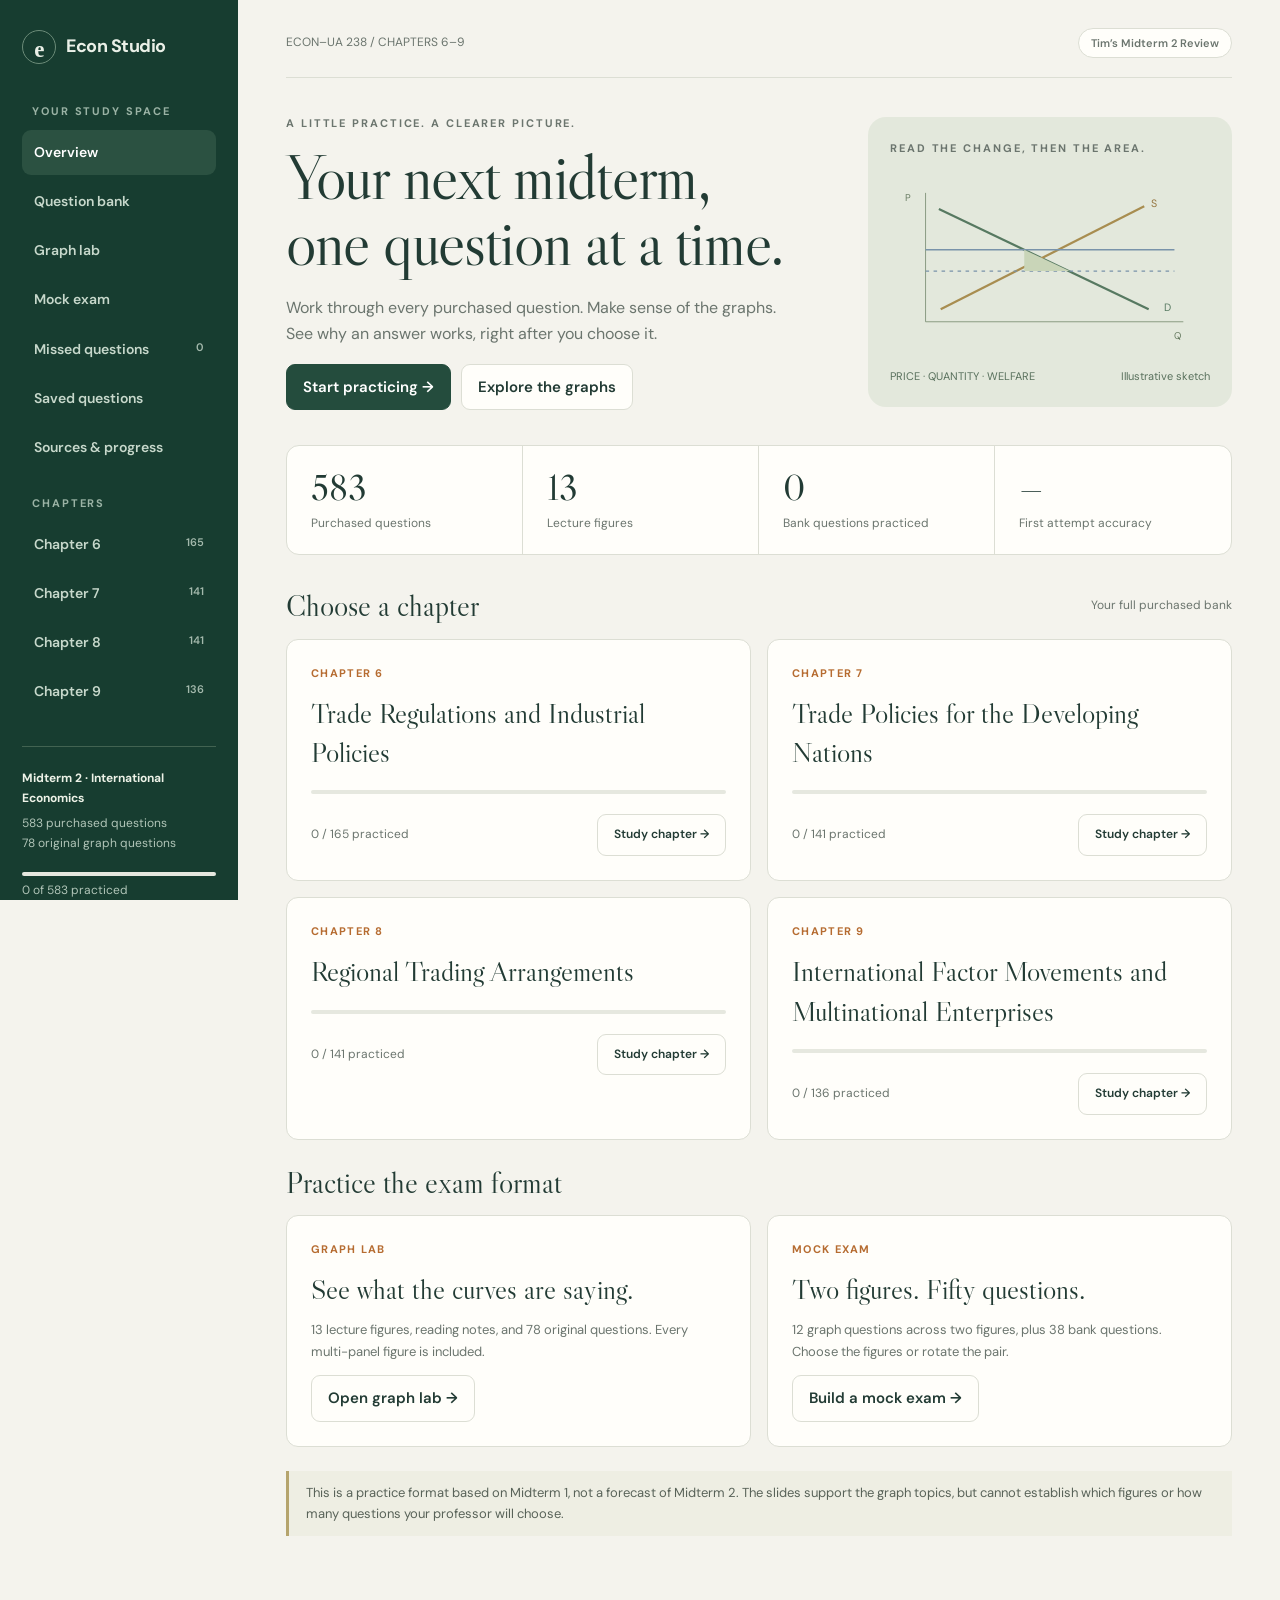
<file: index.html>
<!doctype html><html lang="en"><head><meta charset="utf-8"><meta name="viewport" content="width=device-width, initial-scale=1"><title>Tim’s Midterm 2 Studio</title><meta name="description" content="Private International Economics review: all 583 purchased questions, lecture graph practice, and instant feedback."><link rel="stylesheet" href="style.css"></head><body><div id="app"><p class="loading">Opening your study studio…</p></div><div id="toast" role="status"></div><dialog id="imageModal"><button id="closeImage" aria-label="Close expanded graph">Close ×</button><img id="largeImage" alt="Expanded graph"></dialog><script src="app.js"></script></body></html>
</file>
<file: style.css>
@import url('https://fonts.googleapis.com/css2?family=DM+Sans:wght@400;500;600;700&family=Libre+Caslon+Display&display=swap');
:root{--bg:#f4f3ed;--paper:#fffefa;--ink:#223b34;--muted:#6b756e;--line:#dcded4;--green:#244c3d;--pale:#e8eee4;--amber:#b66c31;--wrong:#9f3f38;--serif:'Libre Caslon Display',Georgia,serif;--sans:'DM Sans',Arial,sans-serif}*{box-sizing:border-box}body{margin:0;background:var(--bg);color:var(--ink);font:15px/1.65 var(--sans)}button,input,select,textarea{font:inherit}button,a,input,select{outline-offset:4px}button{cursor:pointer}a{color:var(--green)}button{border:1px solid var(--line);background:var(--paper);color:var(--ink);border-radius:9px;padding:10px 16px;font-weight:600;transition:background .15s,transform .15s}button:hover{background:var(--pale)}button:disabled{opacity:.45;cursor:default}button.primary{background:var(--green);color:white;border-color:var(--green)}button.primary:hover{background:#173a2b}button.text{border:0;background:transparent;padding:6px 2px}h1,h2,h3,p{margin-top:0}h1,h2{font-family:var(--serif);font-weight:400}h1{font-size:64px;line-height:1.02;letter-spacing:-1.3px;margin-bottom:20px}h2{font-size:38px;line-height:1.12;margin-bottom:16px}h3{font-size:17px;line-height:1.4;margin-bottom:10px}.shell{display:grid;grid-template-columns:238px 1fr;min-height:100vh}.sidebar{background:#173d30;color:#eaf0e7;padding:30px 22px;position:sticky;top:0;height:100vh;overflow:auto}.brand{font-size:18px;font-weight:700;letter-spacing:-.5px;margin-bottom:38px;display:flex;align-items:center;gap:10px}.brandmark{width:34px;height:34px;border:1px solid #6b8b78;border-radius:50%;display:grid;place-items:center;font-family:Georgia;font-size:23px}.eyebrow{font-size:11px;font-weight:700;letter-spacing:1.9px;text-transform:uppercase;color:var(--muted);margin-bottom:12px}.sidebar .eyebrow{color:#9bb3a5;margin:24px 10px 10px}.nav{display:flex;flex-direction:column;gap:4px}.nav button{background:none;border:0;color:#c7d8cb;text-align:left;font-size:14px;display:flex;justify-content:space-between;padding:11px 12px}.nav button:hover,.nav button.active{background:#2b5141;color:white}.count{font-size:11px;opacity:.8}.sidebottom{font-size:12px;color:#b1c5b8;border-top:1px solid #426351;margin-top:32px;padding-top:22px}.sidebottom strong{display:block;color:#edf2e7;margin-bottom:5px}.main{min-width:0;padding:28px 48px 60px;max-width:1480px;width:100%;margin:auto}.topbar{display:flex;justify-content:space-between;gap:18px;align-items:center;border-bottom:1px solid var(--line);padding-bottom:19px;margin-bottom:36px;font-size:12px;color:var(--muted)}.pill{border:1px solid var(--line);border-radius:30px;padding:5px 12px;background:var(--paper);font-size:11px;font-weight:600;display:inline-block}.hero{display:grid;grid-template-columns:1.2fr .8fr;gap:36px;align-items:center;margin-bottom:35px}.hero p{color:var(--muted);max-width:500px;font-size:16px}.actions{display:flex;gap:10px;align-items:center;flex-wrap:wrap}.herograph{min-height:250px;background:#e3e8dc;border-radius:18px;position:relative;padding:22px}.herograph svg{width:100%;height:190px}.herograph .caption{display:flex;justify-content:space-between;font-size:11px;color:#58705c}.stats{display:grid;grid-template-columns:repeat(4,1fr);background:var(--paper);border:1px solid var(--line);border-radius:13px;margin-bottom:34px}.stat{padding:20px 24px;border-right:1px solid var(--line)}.stat:last-child{border:0}.stat strong{font-family:var(--serif);font-size:36px;line-height:1.2;font-weight:400;display:block}.stat span{font-size:12px;color:var(--muted)}.sectionhead{display:flex;justify-content:space-between;align-items:center;margin:26px 0 16px;gap:14px}.sectionhead h2{font-size:30px;margin:0}.cards{display:grid;grid-template-columns:repeat(2,minmax(0,1fr));gap:16px}.card{background:var(--paper);border:1px solid var(--line);padding:24px;border-radius:12px;min-width:0}.chaptertag{font-size:11px;color:var(--amber);letter-spacing:1.3px;font-weight:700;margin-bottom:12px}.card h3{font-family:var(--serif);font-size:28px;font-weight:400}.card p{font-size:13px;color:var(--muted)}.cardfooter{display:flex;align-items:center;justify-content:space-between;gap:10px;font-size:12px;color:var(--muted);margin-top:20px}.meter{height:4px;background:#e6e8df;border-radius:5px;overflow:hidden;margin:18px 0 5px}.meter i{display:block;background:#799b67;height:100%}.notice{border-left:3px solid #b5a46d;padding:11px 17px;background:#eeeee3;font-size:13px;color:#596359;margin:24px 0}.studyhead{display:flex;justify-content:space-between;align-items:start;gap:20px;margin-bottom:20px}.studyhead h2{margin:4px 0 8px}.studyhead p{color:var(--muted);font-size:13px}.filters{display:flex;flex-wrap:wrap;gap:10px;margin-bottom:22px}.filters select,.filters input{background:var(--paper);border:1px solid var(--line);border-radius:8px;padding:9px 12px;min-width:130px;color:var(--ink)}.filters input{flex:1;min-width:170px}.quizlayout{display:grid;grid-template-columns:minmax(0,1fr) 244px;gap:22px;align-items:start}.question{background:var(--paper);border:1px solid var(--line);border-radius:14px;padding:30px}.qmeta{display:flex;align-items:center;justify-content:space-between;gap:10px;font-size:11px;color:var(--muted);margin-bottom:22px}.qtopic{font-size:12px;color:var(--amber);margin-bottom:12px}.qprompt{font-size:21px;line-height:1.55;font-weight:500;margin-bottom:23px;white-space:pre-line}.options{display:flex;flex-direction:column;gap:11px}.option{text-align:left;display:flex;gap:13px;padding:15px 17px;align-items:flex-start;font-size:14px;font-weight:400;line-height:1.55;background:#fffefa}.option .letter{width:27px;height:27px;border:1px solid #d3d9cd;border-radius:6px;display:grid;place-items:center;flex-shrink:0;font-size:12px;font-weight:600}.option:disabled{opacity:1;cursor:default}.option.correct{background:#ecf4e9;border-color:#7c9b6c}.option.correct .letter{background:#507440;color:white;border-color:#507440}.option.wrong{background:#fff0eb;border-color:#c27e70}.option.wrong .letter{background:#a25043;color:white;border-color:#a25043}.feedback{margin-top:24px;padding:20px;border-radius:10px;background:#edf3e9;font-size:14px;line-height:1.7}.feedback.bad{background:#fbefe7}.feedback h3{margin:0 0 8px}.feedback p:last-child{margin-bottom:0}.feedback a{font-size:12px}.qfooter{display:flex;justify-content:space-between;align-items:center;gap:12px;margin-top:24px}.qfooter span{font-size:12px;color:var(--muted)}.asidebox{padding:20px;background:#e9ece2;border-radius:12px;font-size:13px;margin-bottom:16px}.asidebox h3{font-size:14px}.asidebox p{color:#65705f;font-size:12px}.jumpgrid{display:grid;grid-template-columns:repeat(5,1fr);gap:5px;max-height:250px;overflow:auto}.jumpgrid button{padding:7px 0;font-size:11px}.jumpgrid button.current{outline:2px solid var(--green);outline-offset:0}.jumpgrid button.done{background:#d4e5cc}.jumpgrid button.missed{background:#efd7cd}.jumpinput{display:flex;gap:5px;margin:12px 0}.jumpinput input{width:100%;min-width:0;border:1px solid var(--line);padding:6px;border-radius:6px}.jumpinput button{padding:6px 10px}.figurebox{margin:12px 0 22px;border:1px solid var(--line);border-radius:10px;padding:14px;background:white}.figurebox img{max-width:100%;max-height:420px;display:block;margin:auto;cursor:zoom-in;object-fit:contain}.figurebox figcaption{font-size:11px;color:var(--muted);margin:8px 0 0}.figurebox .context{font-size:13px;margin-bottom:12px}.graphgrid{display:grid;grid-template-columns:repeat(3,minmax(0,1fr));gap:16px}.graphcard{padding:0;overflow:hidden}.graphcard img{width:100%;height:190px;object-fit:contain;background:white;cursor:zoom-in}.graphcard .inside{padding:18px}.graphcard h3{font:400 25px/1.15 var(--serif)}.graphcard .actions{margin-top:15px}.graphdetail{display:grid;grid-template-columns:1fr 1fr;gap:25px}.graphdetail .figurebox{margin:0}.notes{padding-left:22px;font-size:14px}.notes li{padding:0 0 12px 4px}.empty{padding:50px 25px;text-align:center;background:var(--paper);border:1px solid var(--line);border-radius:12px}.empty h2{font-size:34px}.tablewrap{overflow:auto}table{width:100%;border-collapse:collapse;font-size:13px}th,td{padding:13px;text-align:left;border-bottom:1px solid var(--line)}th{font-size:11px;text-transform:uppercase;letter-spacing:.8px}details{margin:15px 0;font-size:13px}summary{cursor:pointer;color:var(--green);font-weight:600}.sourcegrid{display:grid;grid-template-columns:1fr 1fr;gap:16px}.sourcegrid a{display:block;margin-top:10px}#toast{position:fixed;bottom:24px;left:50%;transform:translateX(-50%);background:#173d30;color:white;padding:12px 20px;border-radius:10px;z-index:20;display:none;font-size:13px}dialog{max-width:95vw;max-height:95vh;border:0;padding:20px;border-radius:12px;background:white}dialog::backdrop{background:#10251bd9}dialog img{display:block;max-width:87vw;max-height:82vh;object-fit:contain}dialog button{display:block;margin:0 0 10px auto}.loading{padding:80px;font-size:20px}.small{font-size:12px;color:var(--muted)}.checkrow{display:flex;gap:8px;align-items:center;margin:14px 0;font-size:13px}.mockcard{max-width:800px}.mockstats{display:flex;gap:26px;margin:22px 0}.mockstats strong{font-size:32px;display:block;font-family:var(--serif);font-weight:400}.mockstats span{font-size:12px;color:var(--muted)}.savedmark{background:#f3e4c0!important;color:#6c542b!important}.visuallyhidden{position:absolute;width:1px;height:1px;overflow:hidden;clip:rect(0,0,0,0)}
@media(min-width:1600px){.main{padding-left:65px;padding-right:65px}}@media(max-width:1150px){.main{padding:24px 28px}.shell{grid-template-columns:210px 1fr}.sidebar{padding:25px 15px}.quizlayout{grid-template-columns:1fr}.quizaside{display:grid;grid-template-columns:1fr 1fr;gap:16px}.graphgrid{grid-template-columns:repeat(2,1fr)}h1{font-size:53px}.hero{gap:20px}.stat{padding:17px}}@media(max-width:760px){.shell{display:block}.sidebar{position:static;height:auto;padding:17px 18px}.brand{margin:0 0 15px}.sidebar .eyebrow,.sidebottom,.chapterNav{display:none}.nav{flex-direction:row;overflow:auto;white-space:nowrap}.nav button{padding:8px 11px;font-size:12px}.main{padding:20px 17px 40px}.topbar{margin-bottom:25px}.hero{grid-template-columns:1fr}.herograph{display:none}h1{font-size:49px}.stats{grid-template-columns:repeat(2,1fr)}.stat{border-bottom:1px solid var(--line)}.stat:nth-child(2){border-right:0}.cards,.graphdetail,.sourcegrid{grid-template-columns:1fr}.graphgrid{grid-template-columns:1fr 1fr;gap:10px}.graphcard img{height:140px}.graphcard .inside{padding:13px}.graphcard h3{font-size:22px}.question{padding:21px 18px}.qprompt{font-size:18px}.option{padding:12px}.quizaside{display:block}.studyhead{gap:10px}.studyhead h2{font-size:32px}.studyhead>button{font-size:12px;padding:8px}.qfooter{flex-wrap:wrap}.graphcard .actions button{font-size:12px;padding:8px}.qmeta{flex-wrap:wrap}.filters input{width:100%}}@media(prefers-reduced-motion:reduce){*{transition:none!important;scroll-behavior:auto!important}}@media print{.sidebar,.topbar,button,.filters{display:none}.shell{display:block}.main{padding:0}.graphgrid{display:block}.card{break-inside:avoid}.question{border:0}}
</file>
